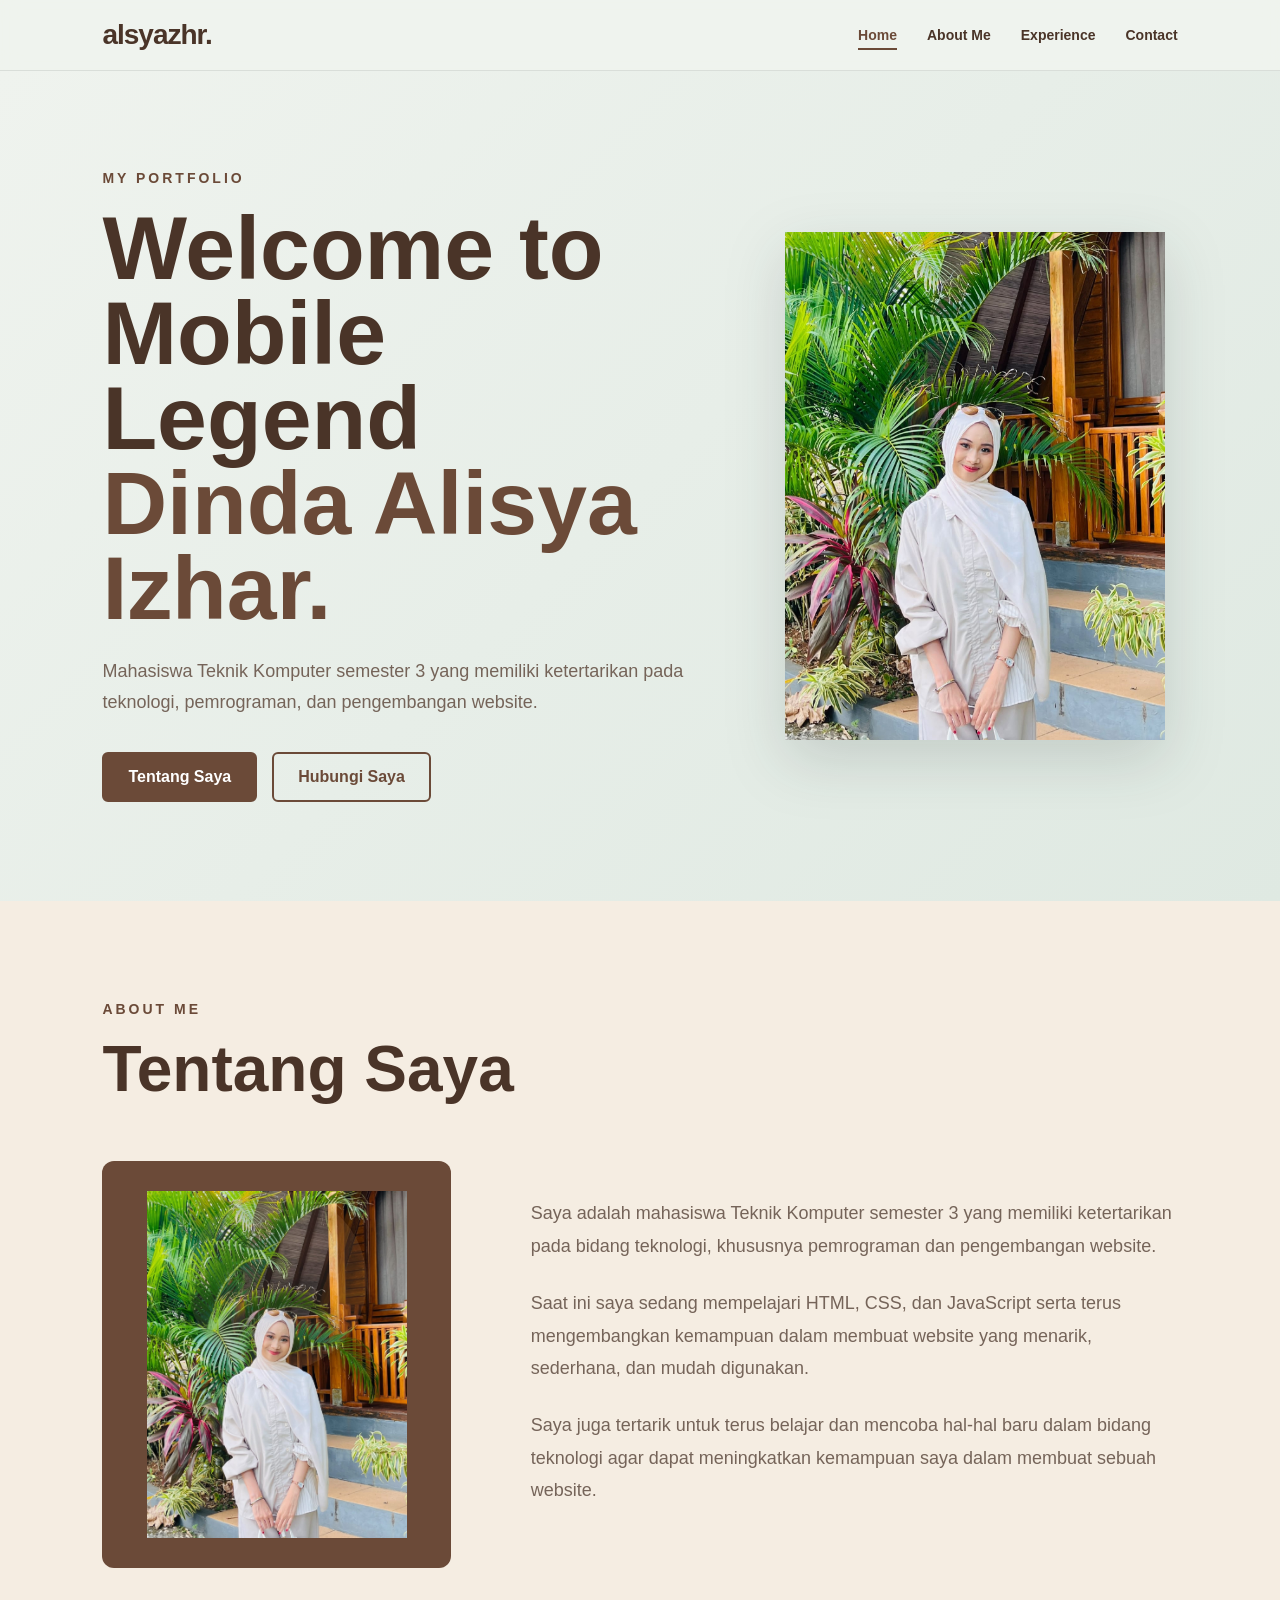
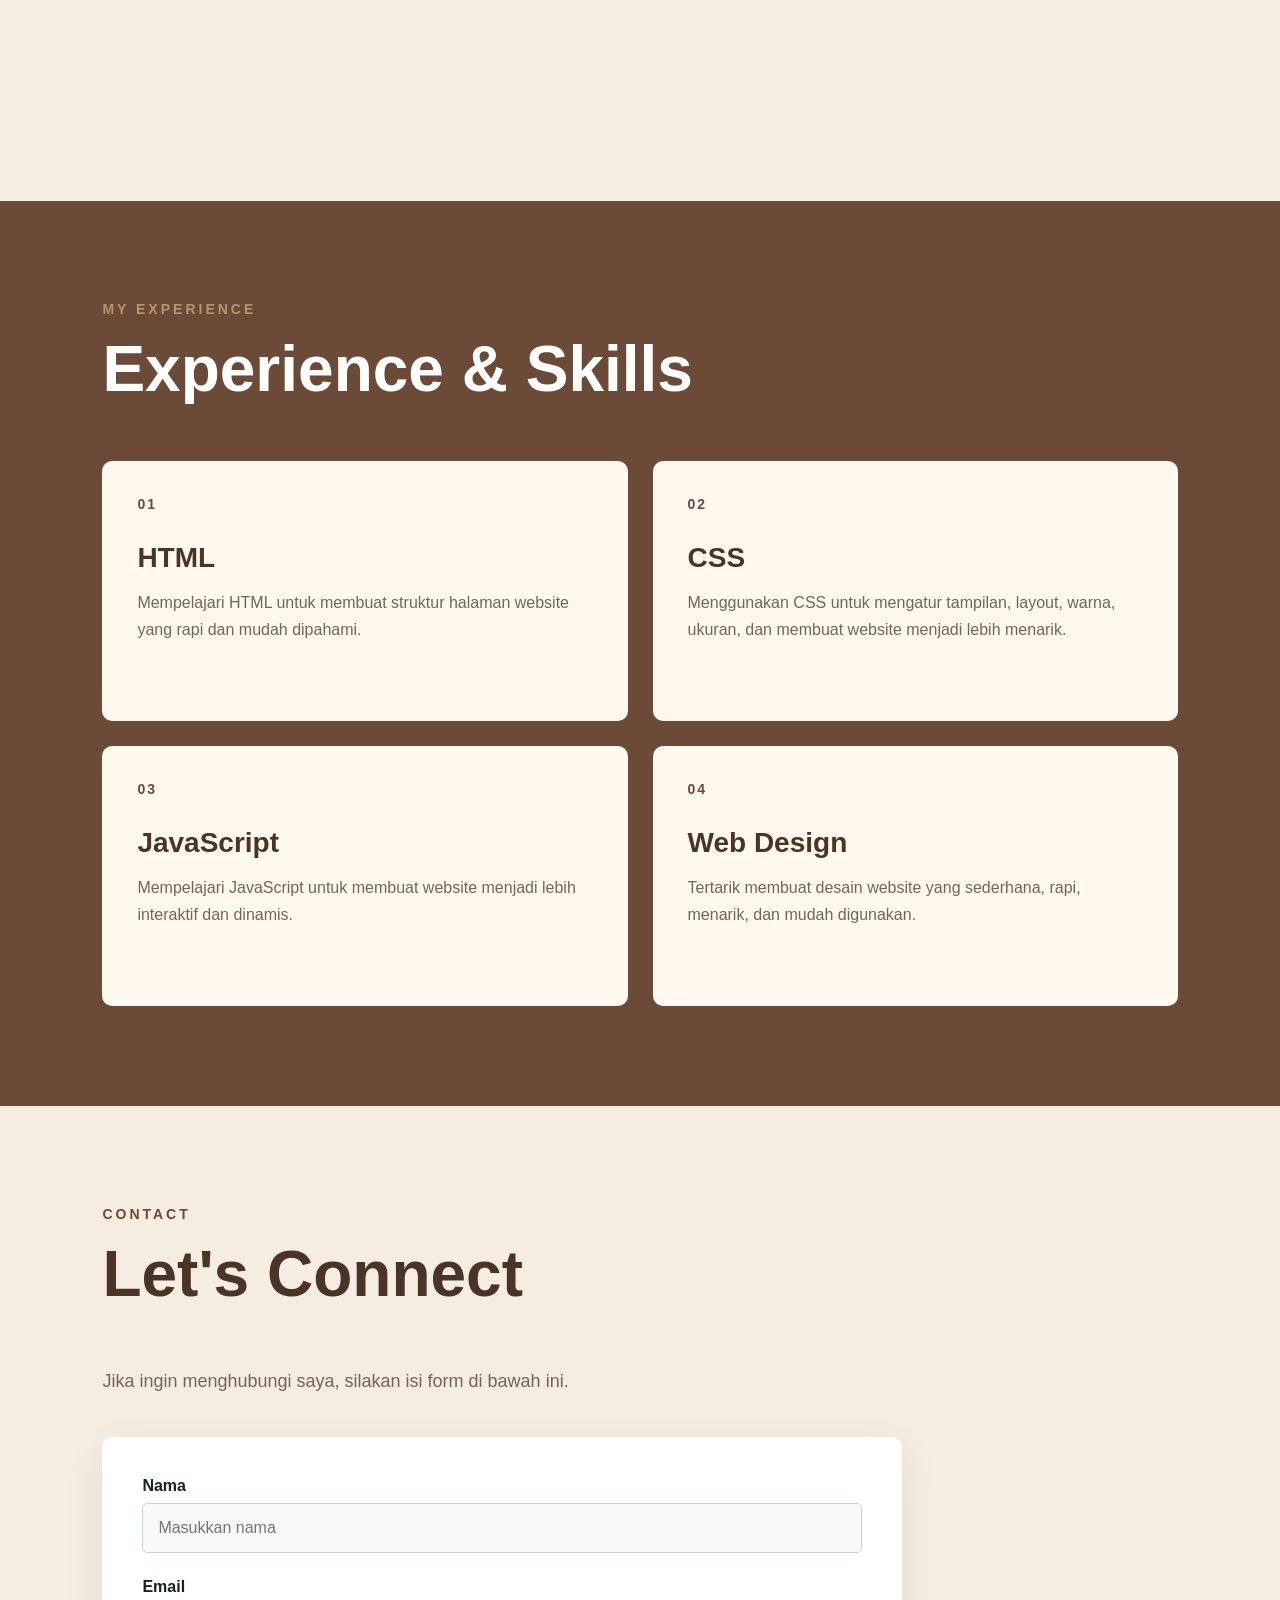
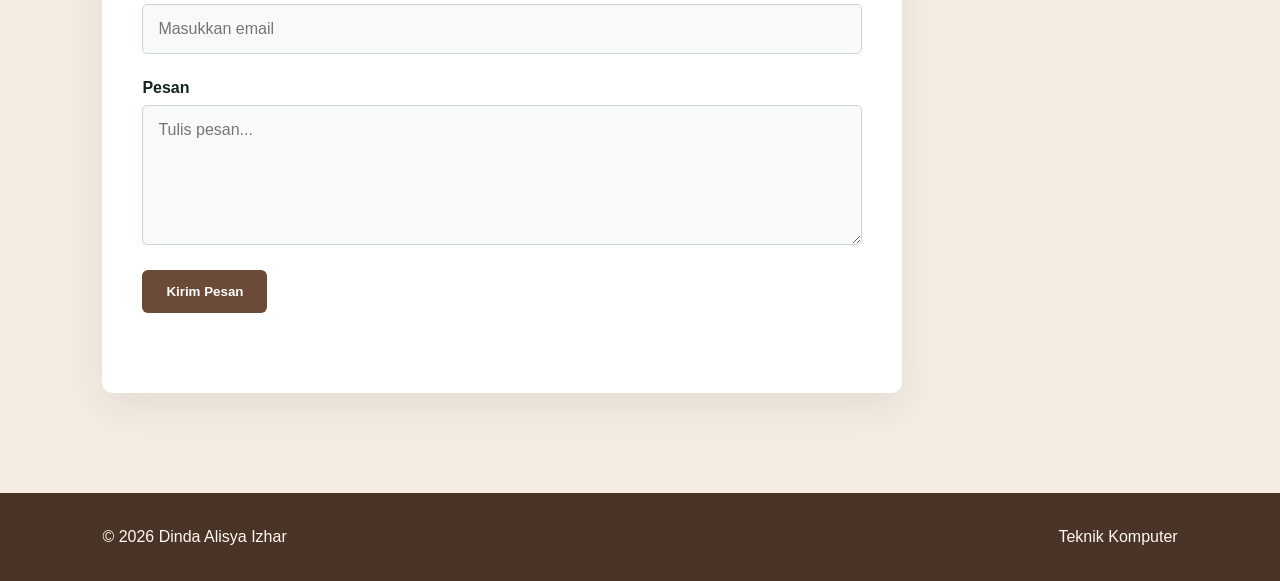
<file: index.html>
<!DOCTYPE html>
<html lang="id">
<head>
    <meta charset="UTF-8">
    <meta name="viewport" content="width=device-width, initial-scale=1.0">
    <title>Dinda Alisya Izhar | Portfolio</title>
    <style>
* {
    margin: 0;
    padding: 0;
    box-sizing: border-box;
}
html {
    scroll-behavior: smooth;
}
body {
    margin: 0;
    min-height: 100vh;
    background: #eff3ee;
    color: #16241f;
    font-family: "Work Sans", Arial, sans-serif;
    overflow-x: hidden;
    overflow-y: auto;
}
a {
    color: inherit;
    text-decoration: none;
}
img {
    max-width: 100%;
    display: block;
}

:root {
    --ink: #4A3428;
    --panel: #6B4A38;
    --paper: #F5EDE2;
    --card: #FFF9F0;
    --teal: #6B4A38;
    --teal-soft: #8B6A55;
    --mustard: #B8956A;
    --text-light: #FFF9F0;
    --text-dark: #4A3428;
    --text-muted: #756459;
}

main {
    width: 100%;
}

section {
    width: 100%;
    min-height: 100vh;
    scroll-margin-top: 80px;
}
.section {
    padding: 100px 8%;
}
.hero {
    min-height: calc(100vh - 70px);
    padding: 80px 8%;
    display: grid;
    grid-template-columns: 1.2fr 0.8fr;
    align-items: center;
    gap: 60px;
    background:
        linear-gradient(
            135deg,
            #eff3ee 0%,
            #dfe9e2 100%
        );
}
.hero-content {
    max-width: 700px;
}
.eyebrow {
    margin-bottom: 20px;
    color: var(--teal);
    font-size: 14px;
    font-weight: 700;
    letter-spacing: 3px;
}
.hero h1 {
    margin-bottom: 25px;
    font-size: clamp(48px, 7vw, 90px);
    line-height: 0.95;
    color: var(--ink);
}
.hero h1 span {
    display: block;
    color: var(--teal);
}
.lede {
    max-width: 600px;
    margin-bottom: 35px;
    color: var(--text-muted);
    font-size: 18px;
    line-height: 1.7;
}
.hero-buttons {
    display: flex;
    flex-wrap: wrap;
    gap: 15px;
}
.button {
    display: inline-flex;
    align-items: center;
    justify-content: center;
    padding: 14px 24px;
    border: 2px solid var(--teal);
    border-radius: 6px;
    background: var(--teal);
    color: white;
    font-weight: 700;
    cursor: pointer;

    transition:
        transform 0.2s ease,
        background 0.2s ease;
}
.button:hover {
    transform: translateY(-3px);
    background: var(--teal-soft);
}
.button-outline {
    background: transparent;
    color: var(--teal);
}
.button-outline:hover {
    background: var(--teal);
    color: white;
}
.hero-panel {
    display: flex;
    justify-content: center;
    align-items: center;
}
.hero-panel img {
    width: min(380px, 100%);
    filter: drop-shadow(
        0 20px 30px rgba(22, 36, 31, 0.15)
    );
}
.section-heading {
    max-width: 800px;
    margin-bottom: 60px;
}
.section-heading h2 {
    font-size: clamp(40px, 5vw, 64px);
    line-height: 1;
    color: var(--ink);
}

#about {
    background: var(--paper);
}
.about-content {
    display: grid;
    grid-template-columns: 0.7fr 1.3fr;
    align-items: center;
    gap: 80px;
}
.about-image {
    display: flex;
    justify-content: center;
    padding: 30px;
    background: var(--panel);
    border-radius: 12px;
}
.about-image img {
    width: 260px;
}
.about-text {
    max-width: 700px;
}
.about-text p {
    margin-bottom: 25px;
    color: var(--text-muted);
    font-size: 18px;
    line-height: 1.8;
}

.experience-section {
    background: var(--panel);
    color: var(--text-light);
}

.experience-section .eyebrow {
    color: var(--mustard);
}
.experience-section h2 {
    color: white;
}
.experience-grid {
    display: grid;
    grid-template-columns:
        repeat(2, 1fr);
    gap: 25px;
}
.experience-card {
    position: relative;
    min-height: 260px;
    padding: 35px;
    background: var(--card);
    border-radius: 10px;
    color: var(--text-dark);
    transition:
        transform 0.25s ease,
        box-shadow 0.25s ease;
}
.experience-card:hover {
    transform: translateY(-8px);
    box-shadow:
        0 20px 40px rgba(0, 0, 0, 0.15);
}
.card-number {
    display: block;
    margin-bottom: 30px;
    color: var(--teal);
    font-size: 14px;
    font-weight: 700;
    letter-spacing: 2px;
}
.experience-card h3 {
    margin-bottom: 15px;
    font-size: 28px;
}
.experience-card p {
    color: var(--text-muted);
    line-height: 1.7;
}
.contact-section {
    background: var(--paper);
}
.contact-content {
    max-width: 800px;
}
.contact-content > p {
    margin-bottom: 40px;
    color: var(--text-muted);
    font-size: 18px;
    line-height: 1.7;
}
.contact-form {
    display: flex;
    flex-direction: column;
    gap: 25px;
    padding: 40px;
    background: white;
    border-radius: 10px;
    box-shadow:
        0 15px 40px rgba(22, 36, 31, 0.08);
}
.form-group {
    display: flex;
    flex-direction: column;
    gap: 8px;
}
.form-group label {
    font-weight: 700;
}
.form-group input,
.form-group textarea {
    width: 100%;
    padding: 15px;
    border: 1px solid #cbd5cf;
    border-radius: 5px;
    background: #f8faf8;
    color: var(--ink);
    font-family: inherit;
    font-size: 16px;
    outline: none;
}
.form-group input:focus,
.form-group textarea:focus {
    border-color: var(--teal);
}
.form-group textarea {
    resize: vertical;
}

.footer {
    padding: 35px 8%;
    background: var(--ink);
    color: var(--text-light);
}
.footer-content {
    display: flex;
    justify-content: space-between;
    gap: 20px;
    flex-wrap: wrap;
}


@media (max-width: 900px) {
    .hero {
        grid-template-columns: 1fr;
        text-align: center;
    }
    .hero-content {
        margin: 0 auto;
    }
    .hero-buttons {
        justify-content: center;
    }
    .hero-panel {
        order: -1;
    }
    .about-content {
        grid-template-columns: 1fr;
    }
    .about-image {
        max-width: 400px;
        margin: 0 auto;
        width: 100%;
    }
}

@media (max-width: 700px) {
    .section {
        padding: 80px 6%;
    }
    .hero {
        padding: 70px 6%;
    }
    .experience-grid {
        grid-template-columns: 1fr;
    }
    .contact-form {
        padding: 25px;
    }
    .footer-content {
        flex-direction: column;
    }
}
.navbar {
    position: sticky;
    top: 0;
    z-index: 1000;
    width: 100%;
    background: rgba(239, 243, 238, 0.95);
    border-bottom: 1px solid rgba(22, 36, 31, 0.1);
    backdrop-filter: blur(10px);
}
.nav-container {
    width: 100%;
    min-height: 70px;
    padding: 0 8%;
    display: flex;
    align-items: center;
    justify-content: space-between;
    gap: 30px;
}
.logo {
    color: var(--ink);
    font-size: 28px;
    font-weight: 800;
    letter-spacing: -1px;
}
.logo:hover {
    color: var(--teal);
}
.nav-links {
    display: flex;
    align-items: center;
    gap: 30px;
}
.nav-links a {
    position: relative;
    padding: 25px 0;
    color: var(--ink);
    font-size: 14px;
    font-weight: 700;
    transition:
        color 0.2s ease;
}
.nav-links a::after {
    content: "";
    position: absolute;
    left: 0;
    bottom: 18px;
    width: 0;
    height: 2px;
    background: var(--teal);
    transition:
        width 0.2s ease;
}
.nav-links a:hover {
    color: var(--teal);
}
.nav-links a:hover::after {
    width: 100%;
}

@media (max-width: 700px) {
    .nav-container {
        padding: 0 6%;
        flex-direction: column;
        justify-content: center;
        gap: 5px;
        padding-top: 10px;
        padding-bottom: 10px;
    }
    .nav-links {
        width: 100%;
        justify-content: center;
        gap: 15px;
        overflow-x: auto;
    }
    .nav-links a {
        padding: 8px 0;
        white-space: nowrap;
    }
    .nav-links a::after {
        bottom: 3px;
    }
}
.hero {
    position: relative;
    isolation: isolate;
}
.hero::before {
    content: "";
    position: absolute;
    inset: 0;
    z-index: -1;

    opacity: 0.25;
    pointer-events: none;
}
.hero-panel {
    position: relative;
}
.hero-panel::before {
    content: "";
    position: absolute;
    width: 280px;
    height: 280px;
    border-radius: 50%;
    background: var(--mustard);
    opacity: 0.25;
    z-index: -1;
}
.about-image {
    position: relative;
    overflow: hidden;
}
.about-image::before {
    content: "";
    position: absolute;
    width: 180px;
    height: 180px;
    border-radius: 50%;
    background: var(--mustard);
    opacity: 0.15;
}
.hero-content,
.section-heading,
.about-content,
.experience-grid,
.contact-content,
.footer-content {
    position: relative;
}
.hero-content {
    z-index: 2;
}
.about-text {
    z-index: 2;
}
.experience-grid {
    max-width: 1200px;
}
.experience-card {
    display: flex;
    flex-direction: column;
    justify-content: flex-start;
}
.contact-form .button {
    align-self: flex-start;
    border: none;
}
@media (max-width: 700px) {
    .contact-form .button {
    width: 100%;
    }
}

.nav-links a.active {
    color: var(--teal);
}
.nav-links a.active::after {
    width: 100%;
}


.experience-card.reveal {
    opacity: 0;
    transform: translateY(30px);
    transition: opacity 0.6s ease, transform 0.6s ease;
}
.experience-card.reveal.visible {
    opacity: 1;
    transform: translateY(0);
}


.form-status {
    margin-top: 15px;
    font-weight: 700;
}
.form-status.success {
    color: #2e7d4f;
}
.form-status.error {
    color: #b3261e;
}

    </style>
</head>
<body>

    <div id="navbar">
<nav class="navbar">
    <div class="nav-container">
        <a href="#home" class="logo">
            alsyazhr.
        </a>
        <div class="nav-links">
            <a href="#home">Home</a>
            <a href="#about">About Me</a>
            <a href="#experience">Experience</a>
            <a href="#contact">Contact</a>
        </div>
    </div>
</nav>
    </div>
    <main>

        <section id="home" class="hero">
            <div class="hero-content">
                <p class="eyebrow">
                    MY PORTFOLIO
                </p>
                <h1>
                    Welcome to Mobile Legend
                    <span>Dinda Alisya Izhar.</span>
                </h1>
                <p class="lede">
                    Mahasiswa Teknik Komputer semester 3
                    yang memiliki ketertarikan pada teknologi,
                    pemrograman, dan pengembangan website.
                </p>
                <div class="hero-buttons">
                    <a href="#about" class="button">
                        Tentang Saya
                    </a>
                    <a href="#contact" class="button button-outline">
                        Hubungi Saya
                    </a>
                </div>
            </div>
            <div class="hero-panel">
                <img
                    src="img\avatar.jpg"
                    alt="Ilustrasi profil Dinda"
                >
            </div>
        </section>


        <section id="about" class="section">
            <div class="section-heading">
                <p class="eyebrow">
                    ABOUT ME
                </p>
                <h2>
                    Tentang Saya
                </h2>
            </div>

            <div class="about-content">
                <div class="about-image">
                    <img
                        src="grid-paper.jpeg"
                        alt="Ilustrasi Dinda"
                    >
                </div>
                <div class="about-text">
                    <p>
                        Saya adalah mahasiswa Teknik Komputer
                        semester 3 yang memiliki ketertarikan
                        pada bidang teknologi, khususnya
                        pemrograman dan pengembangan website.
                    </p>
                    <p>
                        Saat ini saya sedang mempelajari HTML,
                        CSS, dan JavaScript serta terus
                        mengembangkan kemampuan dalam membuat
                        website yang menarik, sederhana,
                        dan mudah digunakan.
                    </p>
                    <p>
                        Saya juga tertarik untuk terus belajar
                        dan mencoba hal-hal baru dalam bidang
                        teknologi agar dapat meningkatkan
                        kemampuan saya dalam membuat sebuah
                        website.
                    </p>
                </div>
            </div>
        </section>

        <section id="experience" class="section experience-section">
            <div class="section-heading">
                <p class="eyebrow">
                    MY EXPERIENCE
                </p>
                <h2>
                    Experience & Skills
                </h2>
            </div>
            <div class="experience-grid">


                <div class="experience-card">
                    <span class="card-number">
                        01
                    </span>
                    <h3>
                        HTML
                    </h3>
                    <p>
                        Mempelajari HTML untuk membuat struktur
                        halaman website yang rapi dan mudah
                        dipahami.
                    </p>
                </div>


                <div class="experience-card">
                    <span class="card-number">
                        02
                    </span>
                    <h3>
                        CSS
                    </h3>
                    <p>
                        Menggunakan CSS untuk mengatur tampilan,
                        layout, warna, ukuran, dan membuat
                        website menjadi lebih menarik.
                    </p>
                </div>

                
                <div class="experience-card">
                    <span class="card-number">
                        03
                    </span>
                    <h3>
                        JavaScript
                    </h3>
                    <p>
                        Mempelajari JavaScript untuk membuat
                        website menjadi lebih interaktif
                        dan dinamis.
                    </p>
                </div>

                <div class="experience-card">
                    <span class="card-number">
                        04
                    </span>
                    <h3>
                        Web Design
                    </h3>
                    <p>
                        Tertarik membuat desain website yang
                        sederhana, rapi, menarik, dan mudah
                        digunakan.
                    </p>
                </div>
            </div>
        </section>


        <section id="contact" class="section contact-section">
            <div class="section-heading">
                <p class="eyebrow">
                    CONTACT
                </p>
                <h2>
                    Let's Connect
                </h2>
            </div>
            <div class="contact-content">
                <p>
                    Jika ingin menghubungi saya, silakan
                    isi form di bawah ini.
                </p>
                <form class="contact-form">
                    <div class="form-group">
                        <label for="name">
                            Nama
                        </label>
                        <input
                            type="text"
                            id="name"
                            name="name"
                            placeholder="Masukkan nama"
                            required
                        >
                    </div>
                    <div class="form-group">
                        <label for="email">
                            Email
                        </label>
                        <input
                            type="email"
                            id="email"
                            name="email"
                            placeholder="Masukkan email"
                            required
                        >
                    </div>
                    <div class="form-group">
                        <label for="message">
                            Pesan
                        </label>
                        <textarea
                            id="message"
                            name="message"
                            rows="6"
                            placeholder="Tulis pesan..."
                            required
                        ></textarea>
                    </div>
                    <button
                        type="submit"
                        class="button"
                    >
                        Kirim Pesan
                    </button>
                </form>
            </div>
        </section>
    </main>


    <div id="footer">
<footer class="footer">
    <div class="footer-content">
        <p>
            © 2026 Dinda Alisya Izhar
        </p>
        <p>
            Teknik Komputer
        </p>
    </div>
</footer>
    </div>

    <script>
        document.addEventListener("DOMContentLoaded", () => {
            document.dispatchEvent(new Event("componentsLoaded"));
        });

document.addEventListener("DOMContentLoaded", () => {
    initFormValidation();
    initRevealOnScroll();
});

document.addEventListener("componentsLoaded", () => {
    initActiveNavLink();
});

function initActiveNavLink() {
    const links = document.querySelectorAll(".nav-links a");
    const sections = document.querySelectorAll("main section[id]");
    if (!links.length || !sections.length) return;

    const observer = new IntersectionObserver(entries => {
        entries.forEach(entry => {
            if (!entry.isIntersecting) return;
            links.forEach(link => {
                link.classList.toggle(
                    "active",
                    link.getAttribute("href") === `#${entry.target.id}`
                );
            });
        });
    }, { rootMargin: "-40% 0px -55% 0px" });

    sections.forEach(section => observer.observe(section));
}

function initRevealOnScroll() {
    const cards = document.querySelectorAll(".experience-card");
    if (!("IntersectionObserver" in window)) {
        cards.forEach(card => card.classList.add("visible"));
        return;
    }

    cards.forEach(card => card.classList.add("reveal"));

    const observer = new IntersectionObserver((entries, obs) => {
        entries.forEach(entry => {
            if (entry.isIntersecting) {
                entry.target.classList.add("visible");
                obs.unobserve(entry.target);
            }
        });
    }, { threshold: 0.15 });

    cards.forEach(card => observer.observe(card));
}

function initFormValidation() {
    const form = document.querySelector(".contact-form");
    if (!form) return;
    
    const status = document.createElement("p");
    status.className = "form-status";
    status.setAttribute("role", "status");
    form.appendChild(status);

    form.addEventListener("submit", event => {
        event.preventDefault();

        const name = form.elements["name"].value.trim();
        const email = form.elements["email"].value.trim();
        const message = form.elements["message"].value.trim();

        if (name.length < 3) {
            showStatus(status, "Nama minimal 3 karakter.", false);
            return;
        }
        if (!/^[^\s@]+@[^\s@]+\.[^\s@]+$/.test(email)) {
            showStatus(status, "Format email tidak valid.", false);
            return;
        }
        if (message.length < 10) {
            showStatus(status, "Pesan minimal 10 karakter.", false);
            return;
        }

        showStatus(status, `Terima kasih, ${name}! Pesan kamu sudah terkirim.`, true);
        form.reset();
    });
}

function showStatus(el, text, success) {
    el.textContent = text;
    el.classList.toggle("success", success);
    el.classList.toggle("error", !success);
}

    </script>
</body>
</html>
</file>
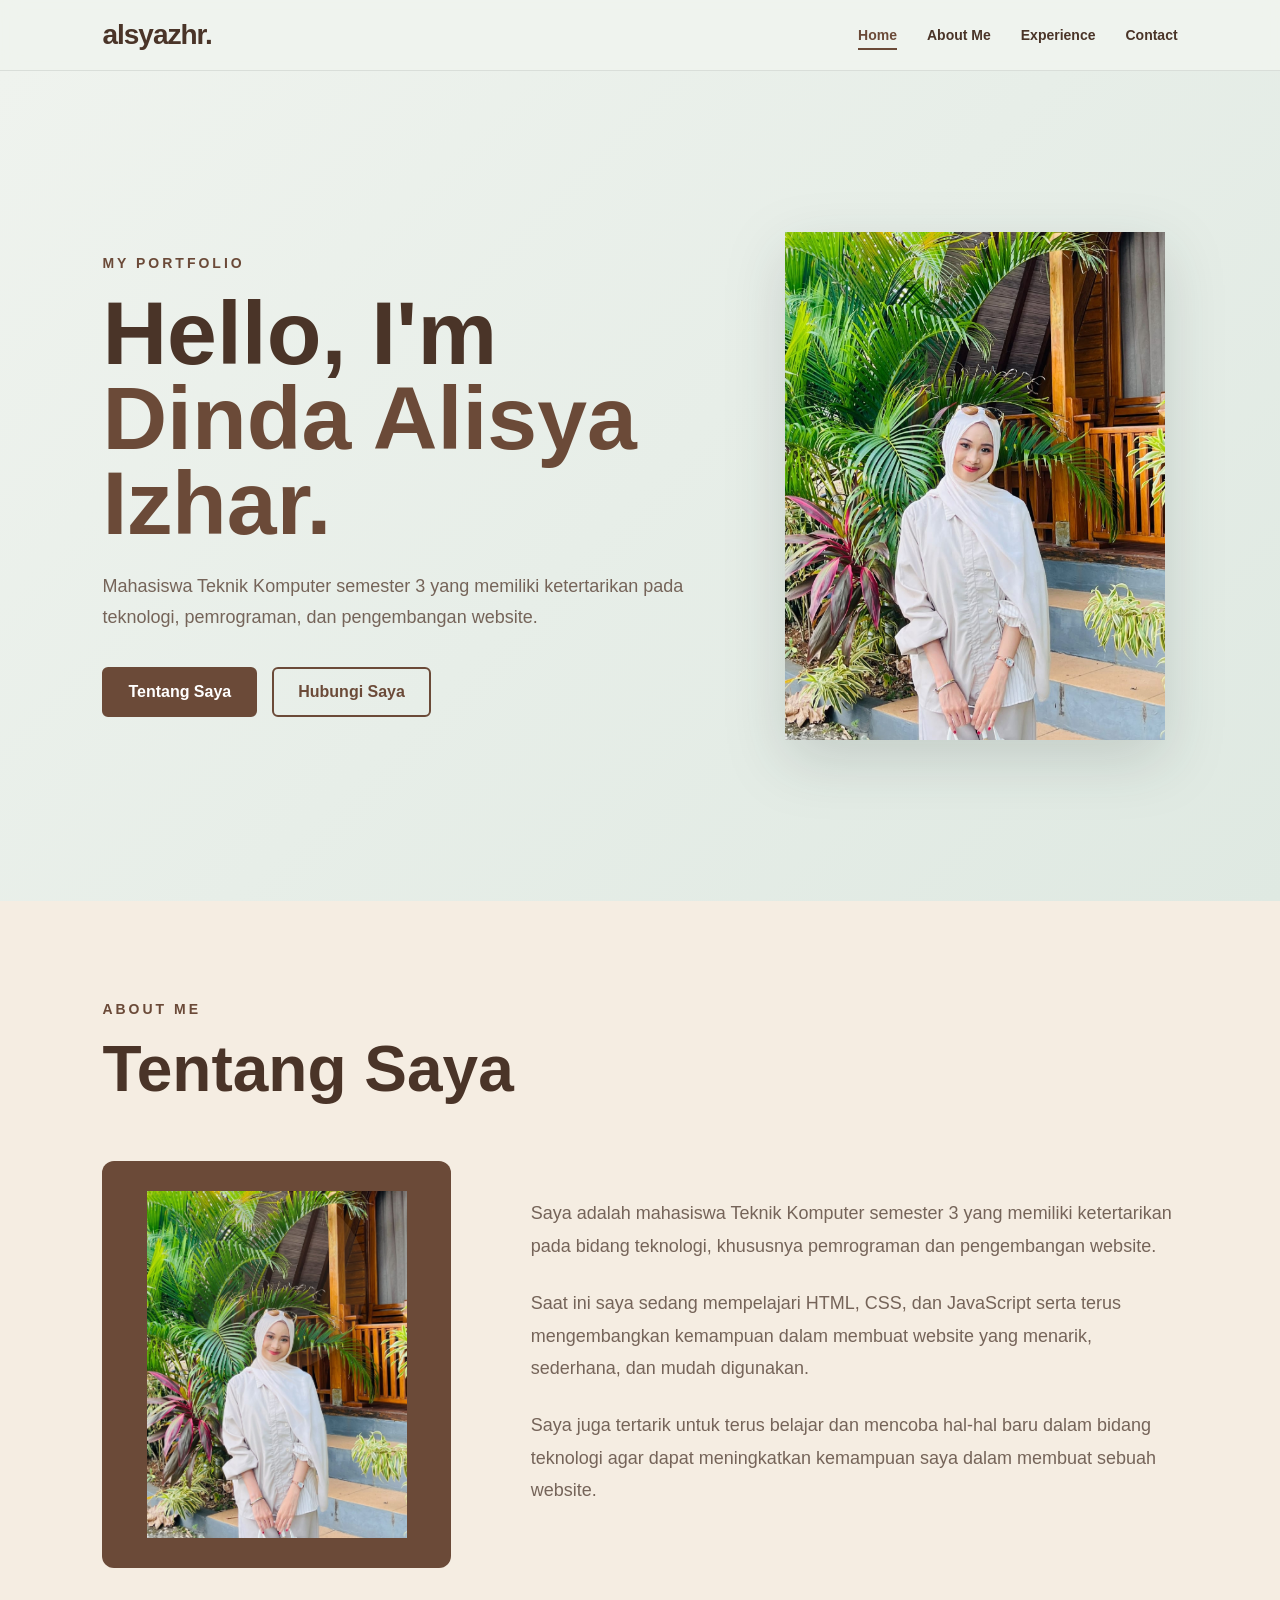
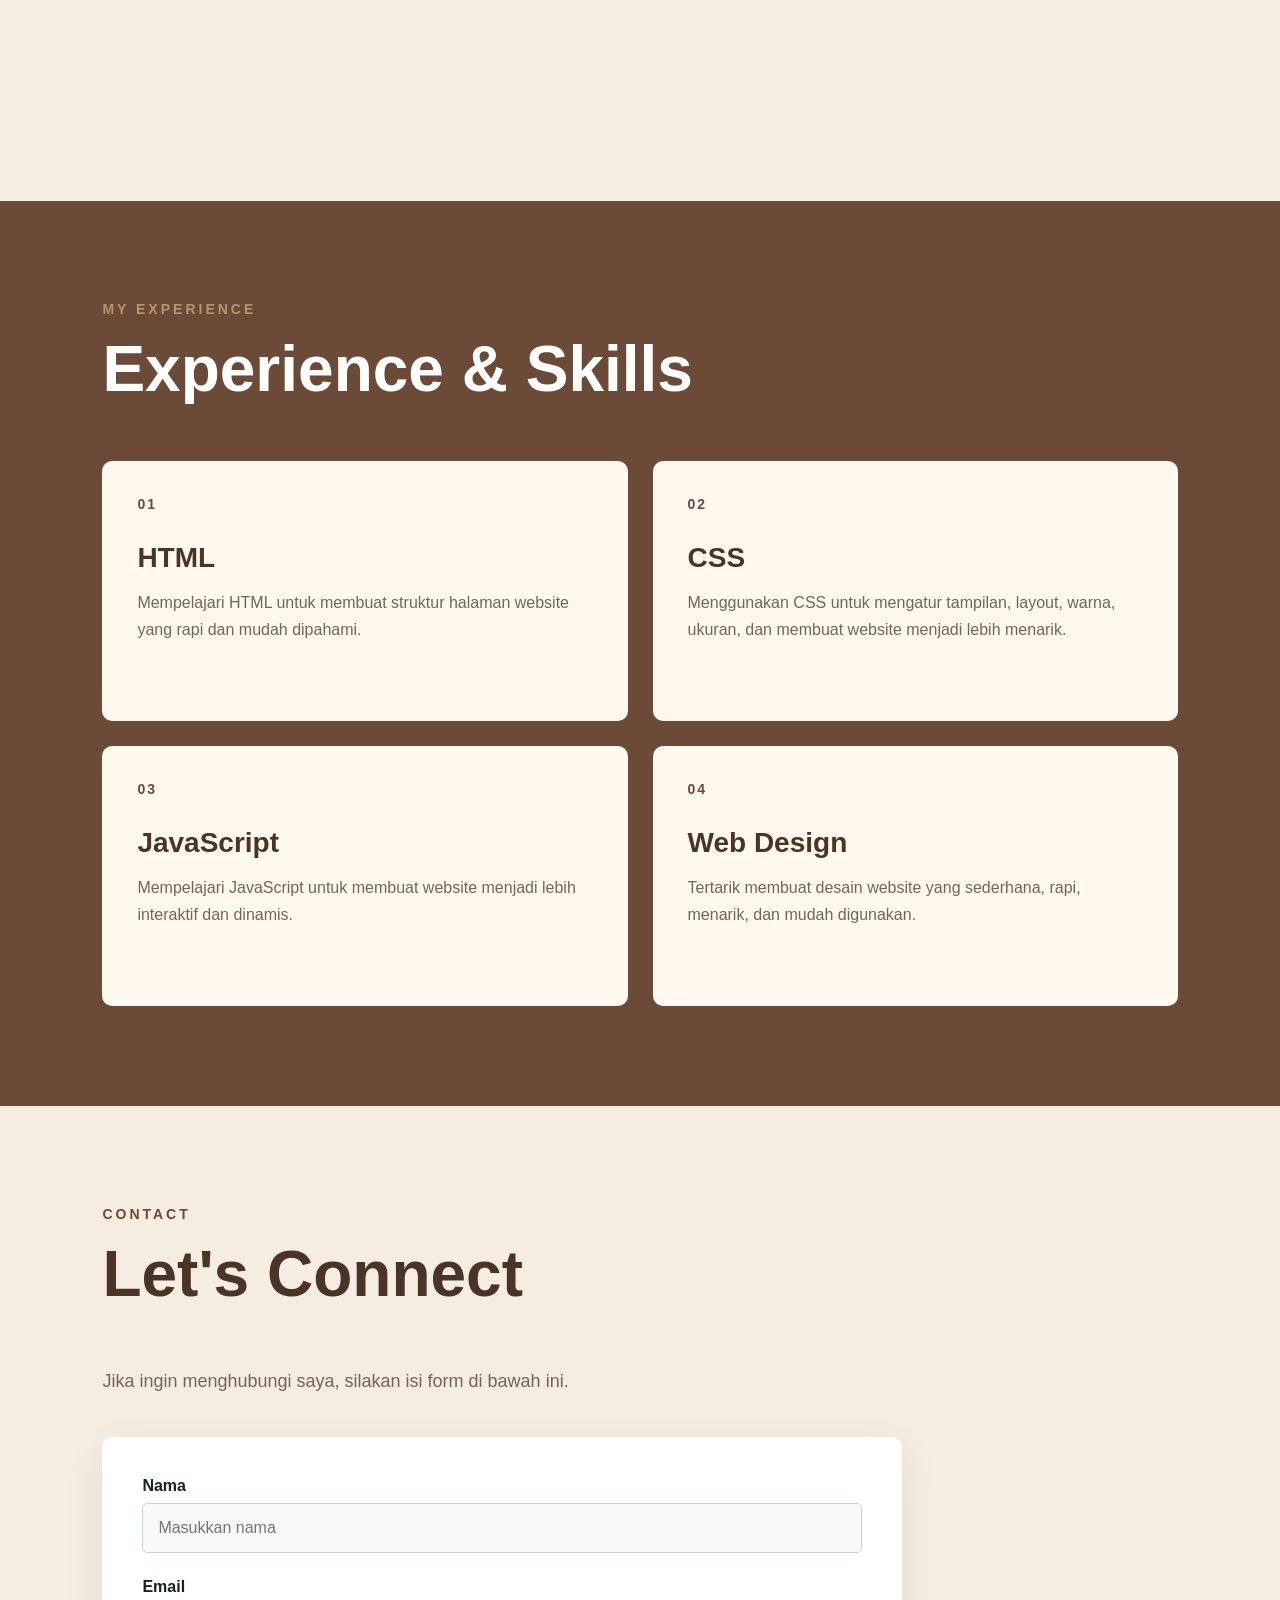
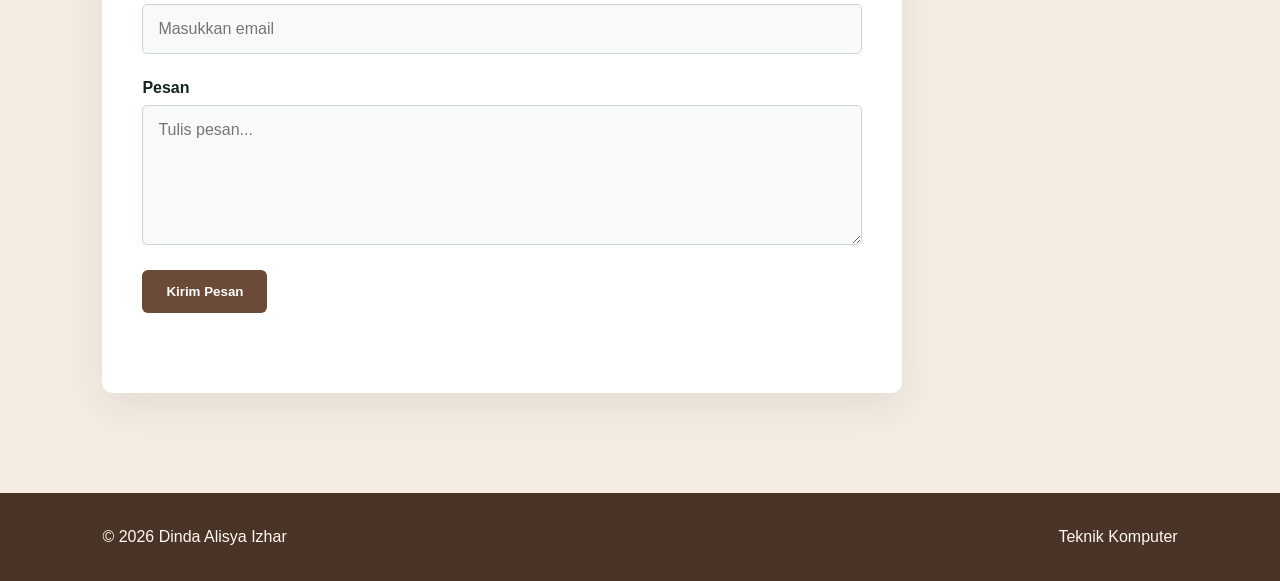
<file: Tugas portofolio_dinda.html>
<!DOCTYPE html>
<html lang="id">
<head>
    <meta charset="UTF-8">
    <meta name="viewport" content="width=device-width, initial-scale=1.0">
    <title>Dinda Alisya Izhar | Portfolio</title>
    <style>
* {
    margin: 0;
    padding: 0;
    box-sizing: border-box;
}
html {
    scroll-behavior: smooth;
}
body {
    margin: 0;
    min-height: 100vh;
    background: #eff3ee;
    color: #16241f;
    font-family: "Work Sans", Arial, sans-serif;
    overflow-x: hidden;
    overflow-y: auto;
}
a {
    color: inherit;
    text-decoration: none;
}
img {
    max-width: 100%;
    display: block;
}

:root {
    --ink: #4A3428;
    --panel: #6B4A38;
    --paper: #F5EDE2;
    --card: #FFF9F0;
    --teal: #6B4A38;
    --teal-soft: #8B6A55;
    --mustard: #B8956A;
    --text-light: #FFF9F0;
    --text-dark: #4A3428;
    --text-muted: #756459;
}

main {
    width: 100%;
}

section {
    width: 100%;
    min-height: 100vh;
    scroll-margin-top: 80px;
}
.section {
    padding: 100px 8%;
}
.hero {
    min-height: calc(100vh - 70px);
    padding: 80px 8%;
    display: grid;
    grid-template-columns: 1.2fr 0.8fr;
    align-items: center;
    gap: 60px;
    background:
        linear-gradient(
            135deg,
            #eff3ee 0%,
            #dfe9e2 100%
        );
}
.hero-content {
    max-width: 700px;
}
.eyebrow {
    margin-bottom: 20px;
    color: var(--teal);
    font-size: 14px;
    font-weight: 700;
    letter-spacing: 3px;
}
.hero h1 {
    margin-bottom: 25px;
    font-size: clamp(48px, 7vw, 90px);
    line-height: 0.95;
    color: var(--ink);
}
.hero h1 span {
    display: block;
    color: var(--teal);
}
.lede {
    max-width: 600px;
    margin-bottom: 35px;
    color: var(--text-muted);
    font-size: 18px;
    line-height: 1.7;
}
.hero-buttons {
    display: flex;
    flex-wrap: wrap;
    gap: 15px;
}
.button {
    display: inline-flex;
    align-items: center;
    justify-content: center;
    padding: 14px 24px;
    border: 2px solid var(--teal);
    border-radius: 6px;
    background: var(--teal);
    color: white;
    font-weight: 700;
    cursor: pointer;

    transition:
        transform 0.2s ease,
        background 0.2s ease;
}
.button:hover {
    transform: translateY(-3px);
    background: var(--teal-soft);
}
.button-outline {
    background: transparent;
    color: var(--teal);
}
.button-outline:hover {
    background: var(--teal);
    color: white;
}
.hero-panel {
    display: flex;
    justify-content: center;
    align-items: center;
}
.hero-panel img {
    width: min(380px, 100%);
    filter: drop-shadow(
        0 20px 30px rgba(22, 36, 31, 0.15)
    );
}
.section-heading {
    max-width: 800px;
    margin-bottom: 60px;
}
.section-heading h2 {
    font-size: clamp(40px, 5vw, 64px);
    line-height: 1;
    color: var(--ink);
}

#about {
    background: var(--paper);
}
.about-content {
    display: grid;
    grid-template-columns: 0.7fr 1.3fr;
    align-items: center;
    gap: 80px;
}
.about-image {
    display: flex;
    justify-content: center;
    padding: 30px;
    background: var(--panel);
    border-radius: 12px;
}
.about-image img {
    width: 260px;
}
.about-text {
    max-width: 700px;
}
.about-text p {
    margin-bottom: 25px;
    color: var(--text-muted);
    font-size: 18px;
    line-height: 1.8;
}

.experience-section {
    background: var(--panel);
    color: var(--text-light);
}

.experience-section .eyebrow {
    color: var(--mustard);
}
.experience-section h2 {
    color: white;
}
.experience-grid {
    display: grid;
    grid-template-columns:
        repeat(2, 1fr);
    gap: 25px;
}
.experience-card {
    position: relative;
    min-height: 260px;
    padding: 35px;
    background: var(--card);
    border-radius: 10px;
    color: var(--text-dark);
    transition:
        transform 0.25s ease,
        box-shadow 0.25s ease;
}
.experience-card:hover {
    transform: translateY(-8px);
    box-shadow:
        0 20px 40px rgba(0, 0, 0, 0.15);
}
.card-number {
    display: block;
    margin-bottom: 30px;
    color: var(--teal);
    font-size: 14px;
    font-weight: 700;
    letter-spacing: 2px;
}
.experience-card h3 {
    margin-bottom: 15px;
    font-size: 28px;
}
.experience-card p {
    color: var(--text-muted);
    line-height: 1.7;
}
.contact-section {
    background: var(--paper);
}
.contact-content {
    max-width: 800px;
}
.contact-content > p {
    margin-bottom: 40px;
    color: var(--text-muted);
    font-size: 18px;
    line-height: 1.7;
}
.contact-form {
    display: flex;
    flex-direction: column;
    gap: 25px;
    padding: 40px;
    background: white;
    border-radius: 10px;
    box-shadow:
        0 15px 40px rgba(22, 36, 31, 0.08);
}
.form-group {
    display: flex;
    flex-direction: column;
    gap: 8px;
}
.form-group label {
    font-weight: 700;
}
.form-group input,
.form-group textarea {
    width: 100%;
    padding: 15px;
    border: 1px solid #cbd5cf;
    border-radius: 5px;
    background: #f8faf8;
    color: var(--ink);
    font-family: inherit;
    font-size: 16px;
    outline: none;
}
.form-group input:focus,
.form-group textarea:focus {
    border-color: var(--teal);
}
.form-group textarea {
    resize: vertical;
}

.footer {
    padding: 35px 8%;
    background: var(--ink);
    color: var(--text-light);
}
.footer-content {
    display: flex;
    justify-content: space-between;
    gap: 20px;
    flex-wrap: wrap;
}


@media (max-width: 900px) {
    .hero {
        grid-template-columns: 1fr;
        text-align: center;
    }
    .hero-content {
        margin: 0 auto;
    }
    .hero-buttons {
        justify-content: center;
    }
    .hero-panel {
        order: -1;
    }
    .about-content {
        grid-template-columns: 1fr;
    }
    .about-image {
        max-width: 400px;
        margin: 0 auto;
        width: 100%;
    }
}

@media (max-width: 700px) {
    .section {
        padding: 80px 6%;
    }
    .hero {
        padding: 70px 6%;
    }
    .experience-grid {
        grid-template-columns: 1fr;
    }
    .contact-form {
        padding: 25px;
    }
    .footer-content {
        flex-direction: column;
    }
}
.navbar {
    position: sticky;
    top: 0;
    z-index: 1000;
    width: 100%;
    background: rgba(239, 243, 238, 0.95);
    border-bottom: 1px solid rgba(22, 36, 31, 0.1);
    backdrop-filter: blur(10px);
}
.nav-container {
    width: 100%;
    min-height: 70px;
    padding: 0 8%;
    display: flex;
    align-items: center;
    justify-content: space-between;
    gap: 30px;
}
.logo {
    color: var(--ink);
    font-size: 28px;
    font-weight: 800;
    letter-spacing: -1px;
}
.logo:hover {
    color: var(--teal);
}
.nav-links {
    display: flex;
    align-items: center;
    gap: 30px;
}
.nav-links a {
    position: relative;
    padding: 25px 0;
    color: var(--ink);
    font-size: 14px;
    font-weight: 700;
    transition:
        color 0.2s ease;
}
.nav-links a::after {
    content: "";
    position: absolute;
    left: 0;
    bottom: 18px;
    width: 0;
    height: 2px;
    background: var(--teal);
    transition:
        width 0.2s ease;
}
.nav-links a:hover {
    color: var(--teal);
}
.nav-links a:hover::after {
    width: 100%;
}

@media (max-width: 700px) {
    .nav-container {
        padding: 0 6%;
        flex-direction: column;
        justify-content: center;
        gap: 5px;
        padding-top: 10px;
        padding-bottom: 10px;
    }
    .nav-links {
        width: 100%;
        justify-content: center;
        gap: 15px;
        overflow-x: auto;
    }
    .nav-links a {
        padding: 8px 0;
        white-space: nowrap;
    }
    .nav-links a::after {
        bottom: 3px;
    }
}
.hero {
    position: relative;
    isolation: isolate;
}
.hero::before {
    content: "";
    position: absolute;
    inset: 0;
    z-index: -1;

    opacity: 0.25;
    pointer-events: none;
}
.hero-panel {
    position: relative;
}
.hero-panel::before {
    content: "";
    position: absolute;
    width: 280px;
    height: 280px;
    border-radius: 50%;
    background: var(--mustard);
    opacity: 0.25;
    z-index: -1;
}
.about-image {
    position: relative;
    overflow: hidden;
}
.about-image::before {
    content: "";
    position: absolute;
    width: 180px;
    height: 180px;
    border-radius: 50%;
    background: var(--mustard);
    opacity: 0.15;
}
.hero-content,
.section-heading,
.about-content,
.experience-grid,
.contact-content,
.footer-content {
    position: relative;
}
.hero-content {
    z-index: 2;
}
.about-text {
    z-index: 2;
}
.experience-grid {
    max-width: 1200px;
}
.experience-card {
    display: flex;
    flex-direction: column;
    justify-content: flex-start;
}
.contact-form .button {
    align-self: flex-start;
    border: none;
}
@media (max-width: 700px) {
    .contact-form .button {
    width: 100%;
    }
}

.nav-links a.active {
    color: var(--teal);
}
.nav-links a.active::after {
    width: 100%;
}


.experience-card.reveal {
    opacity: 0;
    transform: translateY(30px);
    transition: opacity 0.6s ease, transform 0.6s ease;
}
.experience-card.reveal.visible {
    opacity: 1;
    transform: translateY(0);
}


.form-status {
    margin-top: 15px;
    font-weight: 700;
}
.form-status.success {
    color: #2e7d4f;
}
.form-status.error {
    color: #b3261e;
}

    </style>
</head>
<body>

    <div id="navbar">
<nav class="navbar">
    <div class="nav-container">
        <a href="#home" class="logo">
            alsyazhr.
        </a>
        <div class="nav-links">
            <a href="#home">Home</a>
            <a href="#about">About Me</a>
            <a href="#experience">Experience</a>
            <a href="#contact">Contact</a>
        </div>
    </div>
</nav>
    </div>
    <main>

        <section id="home" class="hero">
            <div class="hero-content">
                <p class="eyebrow">
                    MY PORTFOLIO
                </p>
                <h1>
                    Hello, I'm
                    <span>Dinda Alisya Izhar.</span>
                </h1>
                <p class="lede">
                    Mahasiswa Teknik Komputer semester 3
                    yang memiliki ketertarikan pada teknologi,
                    pemrograman, dan pengembangan website.
                </p>
                <div class="hero-buttons">
                    <a href="#about" class="button">
                        Tentang Saya
                    </a>
                    <a href="#contact" class="button button-outline">
                        Hubungi Saya
                    </a>
                </div>
            </div>
            <div class="hero-panel">
                <img
                    src="img\avatar.jpg"
                    alt="Ilustrasi profil Dinda"
                >
            </div>
        </section>


        <section id="about" class="section">
            <div class="section-heading">
                <p class="eyebrow">
                    ABOUT ME
                </p>
                <h2>
                    Tentang Saya
                </h2>
            </div>

            <div class="about-content">
                <div class="about-image">
                    <img
                        src="grid-paper.jpeg"
                        alt="Ilustrasi Dinda"
                    >
                </div>
                <div class="about-text">
                    <p>
                        Saya adalah mahasiswa Teknik Komputer
                        semester 3 yang memiliki ketertarikan
                        pada bidang teknologi, khususnya
                        pemrograman dan pengembangan website.
                    </p>
                    <p>
                        Saat ini saya sedang mempelajari HTML,
                        CSS, dan JavaScript serta terus
                        mengembangkan kemampuan dalam membuat
                        website yang menarik, sederhana,
                        dan mudah digunakan.
                    </p>
                    <p>
                        Saya juga tertarik untuk terus belajar
                        dan mencoba hal-hal baru dalam bidang
                        teknologi agar dapat meningkatkan
                        kemampuan saya dalam membuat sebuah
                        website.
                    </p>
                </div>
            </div>
        </section>

        <section id="experience" class="section experience-section">
            <div class="section-heading">
                <p class="eyebrow">
                    MY EXPERIENCE
                </p>
                <h2>
                    Experience & Skills
                </h2>
            </div>
            <div class="experience-grid">


                <div class="experience-card">
                    <span class="card-number">
                        01
                    </span>
                    <h3>
                        HTML
                    </h3>
                    <p>
                        Mempelajari HTML untuk membuat struktur
                        halaman website yang rapi dan mudah
                        dipahami.
                    </p>
                </div>


                <div class="experience-card">
                    <span class="card-number">
                        02
                    </span>
                    <h3>
                        CSS
                    </h3>
                    <p>
                        Menggunakan CSS untuk mengatur tampilan,
                        layout, warna, ukuran, dan membuat
                        website menjadi lebih menarik.
                    </p>
                </div>

                
                <div class="experience-card">
                    <span class="card-number">
                        03
                    </span>
                    <h3>
                        JavaScript
                    </h3>
                    <p>
                        Mempelajari JavaScript untuk membuat
                        website menjadi lebih interaktif
                        dan dinamis.
                    </p>
                </div>

                <div class="experience-card">
                    <span class="card-number">
                        04
                    </span>
                    <h3>
                        Web Design
                    </h3>
                    <p>
                        Tertarik membuat desain website yang
                        sederhana, rapi, menarik, dan mudah
                        digunakan.
                    </p>
                </div>
            </div>
        </section>


        <section id="contact" class="section contact-section">
            <div class="section-heading">
                <p class="eyebrow">
                    CONTACT
                </p>
                <h2>
                    Let's Connect
                </h2>
            </div>
            <div class="contact-content">
                <p>
                    Jika ingin menghubungi saya, silakan
                    isi form di bawah ini.
                </p>
                <form class="contact-form">
                    <div class="form-group">
                        <label for="name">
                            Nama
                        </label>
                        <input
                            type="text"
                            id="name"
                            name="name"
                            placeholder="Masukkan nama"
                            required
                        >
                    </div>
                    <div class="form-group">
                        <label for="email">
                            Email
                        </label>
                        <input
                            type="email"
                            id="email"
                            name="email"
                            placeholder="Masukkan email"
                            required
                        >
                    </div>
                    <div class="form-group">
                        <label for="message">
                            Pesan
                        </label>
                        <textarea
                            id="message"
                            name="message"
                            rows="6"
                            placeholder="Tulis pesan..."
                            required
                        ></textarea>
                    </div>
                    <button
                        type="submit"
                        class="button"
                    >
                        Kirim Pesan
                    </button>
                </form>
            </div>
        </section>
    </main>


    <div id="footer">
<footer class="footer">
    <div class="footer-content">
        <p>
            © 2026 Dinda Alisya Izhar
        </p>
        <p>
            Teknik Komputer
        </p>
    </div>
</footer>
    </div>

    <script>
        document.addEventListener("DOMContentLoaded", () => {
            document.dispatchEvent(new Event("componentsLoaded"));
        });

document.addEventListener("DOMContentLoaded", () => {
    initFormValidation();
    initRevealOnScroll();
});

document.addEventListener("componentsLoaded", () => {
    initActiveNavLink();
});

function initActiveNavLink() {
    const links = document.querySelectorAll(".nav-links a");
    const sections = document.querySelectorAll("main section[id]");
    if (!links.length || !sections.length) return;

    const observer = new IntersectionObserver(entries => {
        entries.forEach(entry => {
            if (!entry.isIntersecting) return;
            links.forEach(link => {
                link.classList.toggle(
                    "active",
                    link.getAttribute("href") === `#${entry.target.id}`
                );
            });
        });
    }, { rootMargin: "-40% 0px -55% 0px" });

    sections.forEach(section => observer.observe(section));
}

function initRevealOnScroll() {
    const cards = document.querySelectorAll(".experience-card");
    if (!("IntersectionObserver" in window)) {
        cards.forEach(card => card.classList.add("visible"));
        return;
    }

    cards.forEach(card => card.classList.add("reveal"));

    const observer = new IntersectionObserver((entries, obs) => {
        entries.forEach(entry => {
            if (entry.isIntersecting) {
                entry.target.classList.add("visible");
                obs.unobserve(entry.target);
            }
        });
    }, { threshold: 0.15 });

    cards.forEach(card => observer.observe(card));
}

function initFormValidation() {
    const form = document.querySelector(".contact-form");
    if (!form) return;
    
    const status = document.createElement("p");
    status.className = "form-status";
    status.setAttribute("role", "status");
    form.appendChild(status);

    form.addEventListener("submit", event => {
        event.preventDefault();

        const name = form.elements["name"].value.trim();
        const email = form.elements["email"].value.trim();
        const message = form.elements["message"].value.trim();

        if (name.length < 3) {
            showStatus(status, "Nama minimal 3 karakter.", false);
            return;
        }
        if (!/^[^\s@]+@[^\s@]+\.[^\s@]+$/.test(email)) {
            showStatus(status, "Format email tidak valid.", false);
            return;
        }
        if (message.length < 10) {
            showStatus(status, "Pesan minimal 10 karakter.", false);
            return;
        }

        showStatus(status, `Terima kasih, ${name}! Pesan kamu sudah terkirim.`, true);
        form.reset();
    });
}

function showStatus(el, text, success) {
    el.textContent = text;
    el.classList.toggle("success", success);
    el.classList.toggle("error", !success);
}

    </script>
</body>
</html>
</file>
